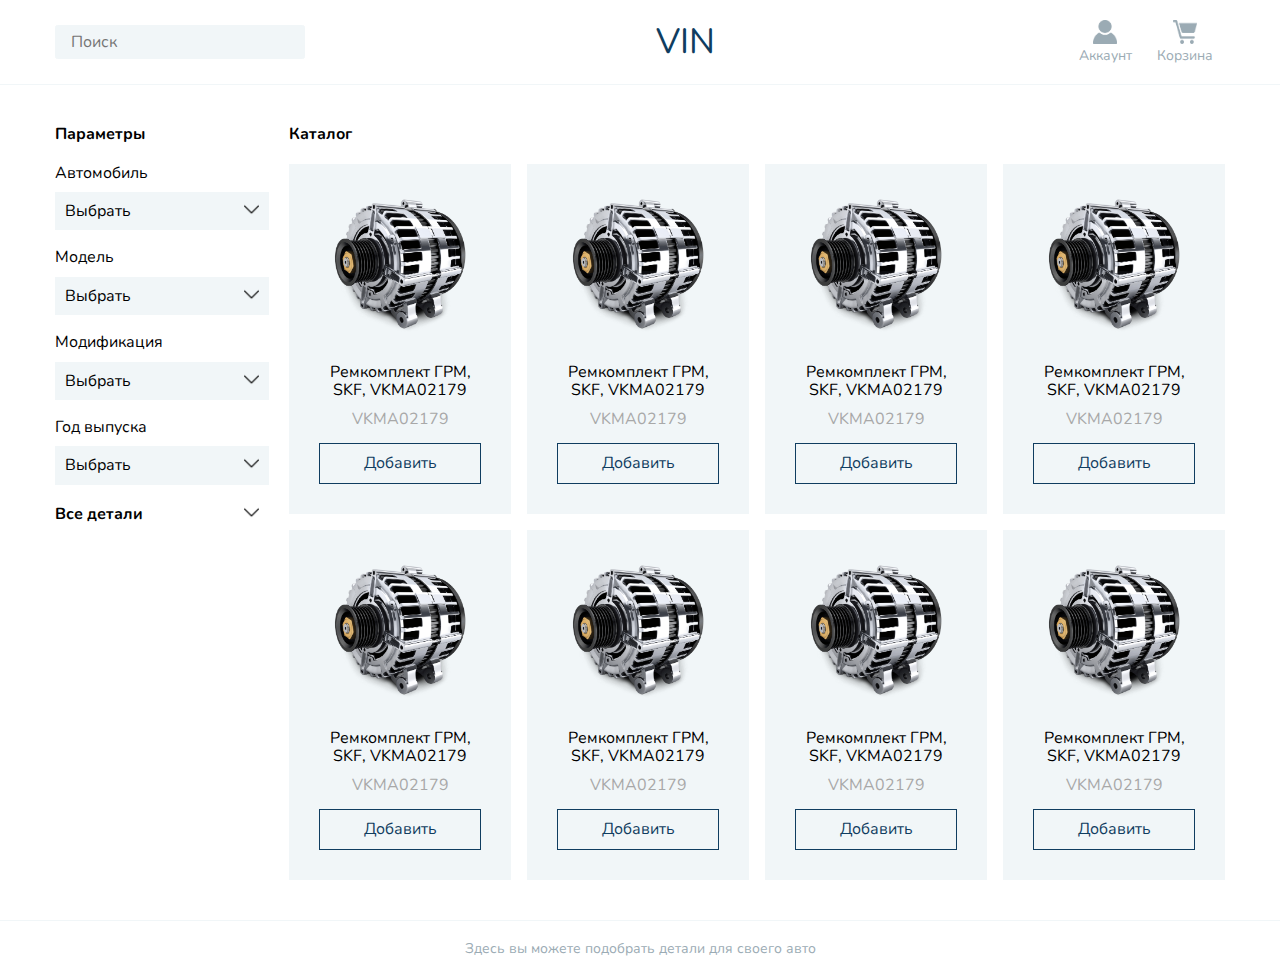
<file: index.html>
<!DOCTYPE html>
<html lang="ru">

<!-- HEAD -->

<head>
    <!-- META -->
    <meta charset="UTF-8">
    <meta name="viewport" content="width=device-width, initial-scale=1">
    <!-- META -->

    <!-- TITLE -->
    <title>VINsearcher</title>
    <!-- TITLE -->

    <!-- STYLES -->
    <link rel="preconnect" href="https://fonts.gstatic.com">
    <link href="https://fonts.googleapis.com/css2?family=Nunito:wght@300;400;700&display=swap" rel="stylesheet">
    <link rel="stylesheet" href="css/main.min.css">
    <!-- STYLES -->
</head>
<!-- HEAD -->

<!-- BODY -->

<body>
    <div class="page">
        <!-- HEADER -->
        <header class="header" id="header">
            <div class="container">
                <div class="header__inner">
                    <input type="text" placeholder="Поиск" class="header__search">
                    <div class="header__wrap">
                        <a class="header__logo" href="#">
                            Vin
                        </a>
                    </div>
                    <nav class="header__functions">
                        <div class="nav__item">
                            <a href="#">
                                <img class="nav__icon" src="img/account.png" alt="">
                                <p class="nav__text">Аккаунт</p>
                            </a>
                        </div>
                        <div class="nav__item">
                            <a href="#">
                                <img class="nav__icon nav__icon_basket" src="img/basket.png" alt="">
                                <p class="nav__text">Корзина</p>
                            </a>
                        </div>
                    </nav>
                </div>
            </div>
        </header>
        <!-- HEADER -->

        <!-- MAIN -->
        <main class="content">


            <div class="settings">
                <div class="container">
                    <div class="settings__inner">
                        <div class="parameters">
                            <h2 class="settings__title title">Параметры</h2>
                            <ul class="cars list">
                                <p class="cars__caption list__caption">Автомобиль</p>
                                <li class="cars__item list__item">
                                    <div class="cars__wrap list__wrap">
                                        <img class="list__arrow list__arrow_cars" src="img/next.png" alt="">
                                        <p class="list__choose_cars list__choose">Выбрать</p>
                                        <a href="#" class="cars__link list__link">
                                            Acura
                                        </a>
                                        <a href="#" class="cars__link list__link">
                                            Audi
                                        </a>
                                        <a href="#" class="cars__link list__link">
                                            Acura
                                        </a>
                                    </div>
                                    <ul class="model list">
                                        <p class="model__caption list__caption">Модель</p>
                                        <li class="model__item list__item">
                                            <div class="model__wrap list__wrap">
                                                <img class="list__arrow list__arrow_model" src="img/next.png" alt="">
                                                <p class="list__choose_model list__choose">Выбрать</p>
                                                <a href="#" class="model__link list__link" id="listLinkModel">
                                                    Hero I
                                                </a>
                                            </div>
                                            <ul class="modif list">
                                                <p class="modif__caption list__caption">Модификация</p>
                                                <li class="modif__item list__item">
                                                    <div class="modif__wrap list__wrap">
                                                        <img class="list__arrow list__arrow_modif" src="img/next.png"
                                                            alt="">
                                                        <p class="list__choose_modif list__choose">Выбрать</p>
                                                        <a class="modif__link list__link">
                                                            ZXS1
                                                        </a>
                                                    </div>
                                                    <ul class="year list">
                                                        <p class="year__caption list__caption">Год выпуска</p>
                                                        <li class="year__item list__item">
                                                            <div class="year__wrap list__wrap">
                                                                <img class="list__arrow list__arrow_year"
                                                                    src="img/next.png" alt="">
                                                                <p class="list__choose_year list__choose">Выбрать</p>
                                                                <a class="year__link list__link">
                                                                    1996
                                                                </a>
                                                            </div>
                                                        </li>
                                                    </ul>
                                                </li>
                                            </ul>
                                        </li>
                                    </ul>
                                </li>
                            </ul>
                            <div class="details">
                                <img class="details__arrow" src="img/next.png" alt="">
                                <h2 class="details__title title">Все детали</h2>
                                <div class="brands">
                                    <div class="brands__group">
                                        <input class="brands__check" type="checkbox" id="rem">
                                        <label for="rem" class="brands__name">Ремкомплект</label>
                                    </div>
                                    <div class="brands__group">
                                        <input class="brands__check" type="checkbox" id="rem">
                                        <label for="rem" class="brands__name">Ремкомплект</label>
                                    </div>
                                    <div class="brands__group">
                                        <input class="brands__check" type="checkbox" id="rem">
                                        <label for="rem" class="brands__name">Ремкомплект</label>
                                    </div>
                                    <div class="brands__group">
                                        <input class="brands__check" type="checkbox" id="rem">
                                        <label for="rem" class="brands__name">Ремкомплект</label>
                                    </div>

                                </div>
                            </div>
                        </div>
                        <div class="products">
                            <h2 class="settings__title title">Каталог</h2>
                            <div class="products__inner">
                                <div class="products__item">
                                    <img class="products__image" src="img/detail.png" alt="">
                                    <div class="products__offer">
                                        <p class="products__name">Ремкомплект ГРМ, SKF, VKMA02179</p>
                                        <p class="products__articul">
                                            VKMA02179
                                        </p>
                                        <button class="btn products__btn">Добавить</button>
                                    </div>
                                </div>
                                <div class="products__item">
                                    <img class="products__image" src="img/detail.png" alt="">
                                    <div class="products__offer">
                                        <p class="products__name">Ремкомплект ГРМ, SKF, VKMA02179</p>
                                        <p class="products__articul">
                                            VKMA02179
                                        </p>
                                        <button class="btn products__btn">Добавить</button>
                                    </div>
                                </div>
                                <div class="products__item">
                                    <img class="products__image" src="img/detail.png" alt="">
                                    <div class="products__offer">
                                        <p class="products__name">Ремкомплект ГРМ, SKF, VKMA02179</p>
                                        <p class="products__articul">
                                            VKMA02179
                                        </p>
                                        <button class="btn products__btn">Добавить</button>
                                    </div>
                                </div>
                                <div class="products__item">
                                    <img class="products__image" src="img/detail.png" alt="">
                                    <div class="products__offer">
                                        <p class="products__name">Ремкомплект ГРМ, SKF, VKMA02179</p>
                                        <p class="products__articul">
                                            VKMA02179
                                        </p>
                                        <button class="btn products__btn">Добавить</button>
                                    </div>
                                </div>
                                <div class="products__item">
                                    <img class="products__image" src="img/detail.png" alt="">
                                    <div class="products__offer">
                                        <p class="products__name">Ремкомплект ГРМ, SKF, VKMA02179</p>
                                        <p class="products__articul">
                                            VKMA02179
                                        </p>
                                        <button class="btn products__btn">Добавить</button>
                                    </div>
                                </div>
                                <div class="products__item">
                                    <img class="products__image" src="img/detail.png" alt="">
                                    <div class="products__offer">
                                        <p class="products__name">Ремкомплект ГРМ, SKF, VKMA02179</p>
                                        <p class="products__articul">
                                            VKMA02179
                                        </p>
                                        <button class="btn products__btn">Добавить</button>
                                    </div>
                                </div>
                                <div class="products__item">
                                    <img class="products__image" src="img/detail.png" alt="">
                                    <div class="products__offer">
                                        <p class="products__name">Ремкомплект ГРМ, SKF, VKMA02179</p>
                                        <p class="products__articul">
                                            VKMA02179
                                        </p>
                                        <button class="btn products__btn">Добавить</button>
                                    </div>
                                </div>
                                <div class="products__item">
                                    <img class="products__image" src="img/detail.png" alt="">
                                    <div class="products__offer">
                                        <p class="products__name">Ремкомплект ГРМ, SKF, VKMA02179</p>
                                        <p class="products__articul">
                                            VKMA02179
                                        </p>
                                        <button class="btn products__btn">Добавить</button>
                                    </div>
                                </div>
                            </div>
                        </div>
                    </div>
                </div>
            </div>
        </main>
        <!-- MAIN -->

        <!-- FOOTER -->
        <footer class="footer">
            <div class="container">
                <div class="footer__iner">
                    <div class="footer__caption">
                        Здесь вы можете подобрать детали для своего авто
                    </div>
                </div><!-- /.footer__iner -->
            </div><!-- /.container -->
        </footer>
        <!-- FOOTER -->

    </div><!-- /.page -->
    <!-- SCRIPTS -->
    <!-- <script src="js/libs.min.js"></script> -->
    <script src="https://cdnjs.cloudflare.com/ajax/libs/jquery/3.5.1/jquery.min.js"
        integrity="sha512-bLT0Qm9VnAYZDflyKcBaQ2gg0hSYNQrJ8RilYldYQ1FxQYoCLtUjuuRuZo+fjqhx/qtq/1itJ0C2ejDxltZVFg=="
        crossorigin="anonymous"></script>
    <script src="js/main.js"></script>
</body>
<!-- BODY -->

</html>
</file>
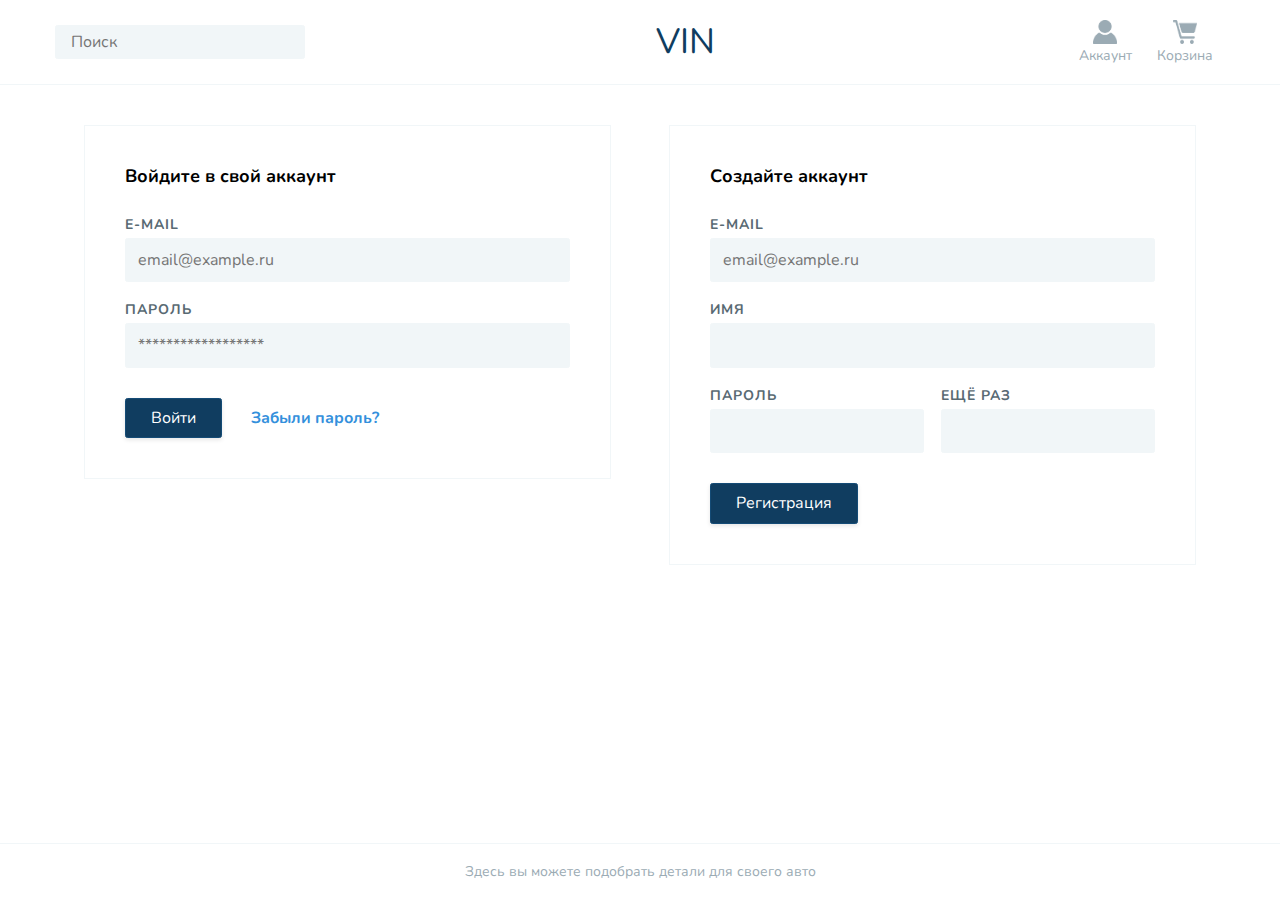
<file: account.html>
<!DOCTYPE html>
<html lang="ru">

<!-- HEAD -->

<head>
	<!-- META -->
	<meta charset="UTF-8">
	<meta name="viewport" content="width=device-width, initial-scale=1">
	<!-- META -->

	<!-- TITLE -->
	<title>VINsearcher</title>
	<!-- TITLE -->

	<!-- STYLES -->
	<link rel="preconnect" href="https://fonts.gstatic.com">
	<link href="https://fonts.googleapis.com/css2?family=Nunito:wght@300;400;700&display=swap" rel="stylesheet">
	<link rel="stylesheet" href="css/main.min.css">
	<!-- STYLES -->
</head>
<!-- HEAD -->

<!-- BODY -->

<body>
	<div class="page">
		<!-- HEADER -->
		<header class="header" id="header">
			<div class="container">
				<div class="header__inner">
					<input type="text" placeholder="Поиск" class="header__search">
					<div class="header__wrap">
						<a class="header__logo" href="#">
							Vin
						</a>
					</div>
					<nav class="header__functions">
						<div class="nav__item">
							<a href="#">
								<img class="nav__icon" src="img/account.png" alt="">
								<p class="nav__text">Аккаунт</p>
							</a>
						</div>
						<div class="nav__item">
							<a href="#">
								<img class="nav__icon nav__icon_basket" src="img/basket.png" alt="">
								<p class="nav__text">Корзина</p>
							</a>
						</div>
					</nav>
				</div>
			</div>
		</header>
		<!-- HEADER -->

		<!-- MAIN -->
		<main class="content">
			<div class="account">
				<div class="container">
					<div class="account__inner">
						<form action="" class="sign">
							<h2 class="sign__title title">Войдите в свой аккаунт</h2>
							<div class="sign__group">
								<label for="1" class="sign__label">E-mail</label>
								<input type="email" id="1" class="sign__field" placeholder="email@example.ru">
							</div>
							<div class="sign__group">
								<label for="2" class="sign__label">Пароль</label>
								<input type="password" id="2" class="sign__field" placeholder="******************">
							</div>
							<button class="btn sign__btn login-btn">Войти</button>
							<button class="btn sign__btn login-btn pass-btn">
								Забыли пароль?
							</button>
						</form>
						<form action="" class="sign">
							<h2 class="sign__title title">Создайте аккаунт</h2>
							<div class="sign__group">
								<label for="3" class="sign__label">E-mail</label>
								<input type="email" id="3" class="sign__field" placeholder="email@example.ru">
							</div>
							<div class="sign__group">
								<label for="5" class="sign__label">Имя</label>
								<input type="name" id="5" class="sign__field" placeholder="">
							</div>
							<div class="sign__group repeat-group">
								<div class="repeat">
									<label for="4" class="sign__label">Пароль</label>
									<input type="password" id="4" class="sign__field" placeholder="">
								</div>
								<div class="repeat">
									<label for="6" class="sign__label">Ещё раз</label>
									<input type="password" id="6" class="sign__field" placeholder="">
								</div>

							</div>
							<button class="btn sign__btn login-btn">Регистрация</button>
						</form>
					</div>
				</div>
			</div>
		</main>
		<!-- MAIN -->

		<!-- FOOTER -->
		<footer class="footer">
			<div class="container">
				<div class="footer__iner">
					<div class="footer__caption">
						Здесь вы можете подобрать детали для своего авто
					</div>
				</div><!-- /.footer__iner -->
			</div><!-- /.container -->
		</footer>
		<!-- FOOTER -->

	</div><!-- /.page -->
	<!-- SCRIPTS -->
	<!-- <script src="js/libs.min.js"></script> -->
	<script src="https://cdnjs.cloudflare.com/ajax/libs/jquery/3.5.1/jquery.min.js"
		integrity="sha512-bLT0Qm9VnAYZDflyKcBaQ2gg0hSYNQrJ8RilYldYQ1FxQYoCLtUjuuRuZo+fjqhx/qtq/1itJ0C2ejDxltZVFg=="
		crossorigin="anonymous"></script>
	<script src="js/main.js"></script>
</body>
<!-- BODY -->

</html>
</file>
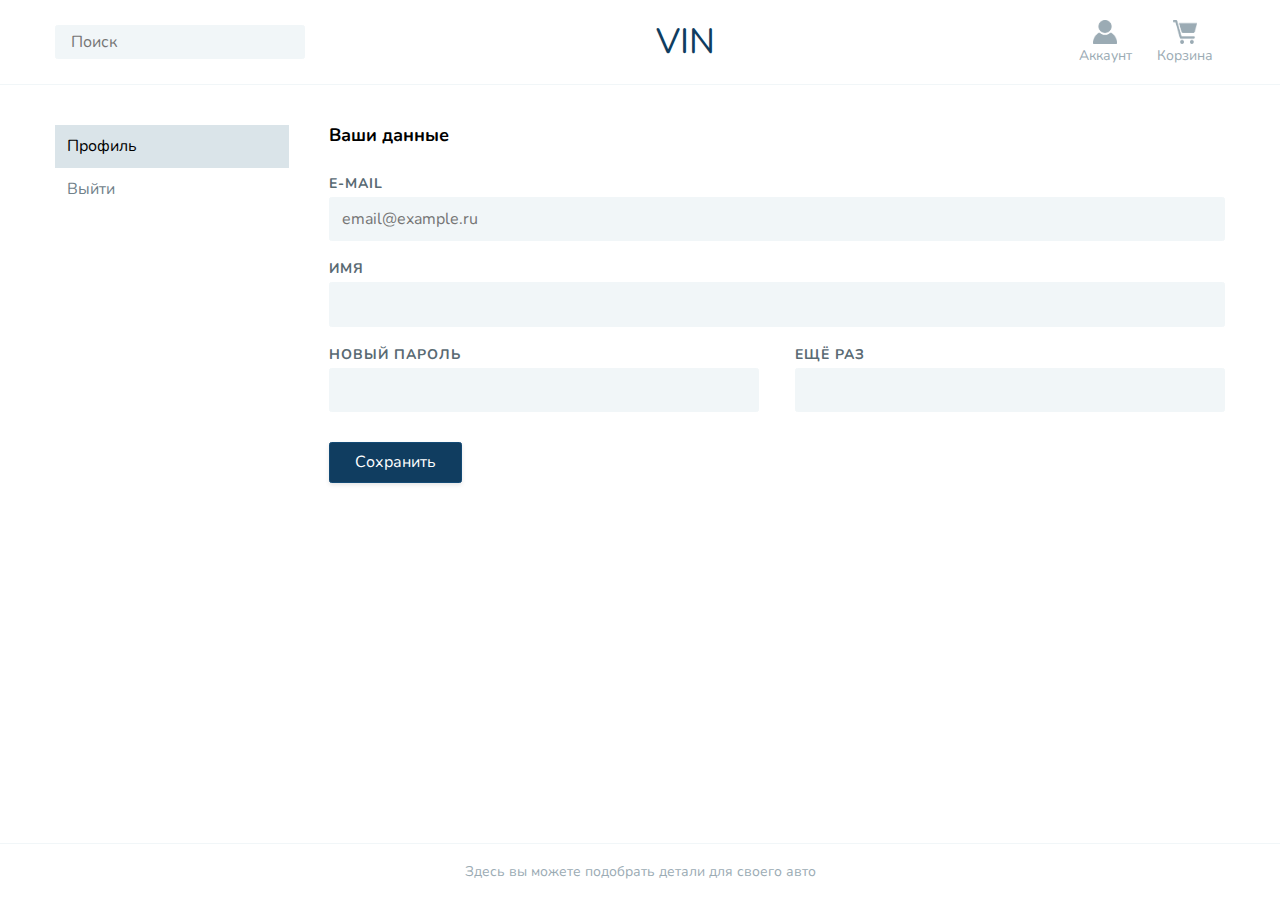
<file: account2.html>
<!DOCTYPE html>
<html lang="ru">

<!-- HEAD -->

<head>
	<!-- META -->
	<meta charset="UTF-8">
	<meta name="viewport" content="width=device-width, initial-scale=1">
	<!-- META -->

	<!-- TITLE -->
	<title>VINsearcher</title>
	<!-- TITLE -->

	<!-- STYLES -->
	<link rel="preconnect" href="https://fonts.gstatic.com">
	<link href="https://fonts.googleapis.com/css2?family=Nunito:wght@300;400;700&display=swap" rel="stylesheet">
	<link rel="stylesheet" href="css/main.min.css">
	<!-- STYLES -->
</head>
<!-- HEAD -->

<!-- BODY -->

<body>
	<div class="page">
		<!-- HEADER -->
		<header class="header" id="header">
			<div class="container">
				<div class="header__inner">
					<input type="text" placeholder="Поиск" class="header__search">
					<div class="header__wrap">
						<a class="header__logo" href="#">
							Vin
						</a>
					</div>
					<nav class="header__functions">
						<div class="nav__item">
							<a href="#">
								<img class="nav__icon" src="img/account.png" alt="">
								<p class="nav__text">Аккаунт</p>
							</a>
						</div>
						<div class="nav__item">
							<a href="#">
								<img class="nav__icon nav__icon_basket" src="img/basket.png" alt="">
								<p class="nav__text">Корзина</p>
							</a>
						</div>
					</nav>
				</div>
			</div>
		</header>
		<!-- HEADER -->

		<!-- MAIN -->
		<main class="content">
			<div class="account">
				<div class="container">
					<div class="account__inner">
						<div class="account__tabs">
							<div class="account__tab account__tab_active">
								Профиль
							</div>
							<a href="#">
								<div class="account__tab logout">
									Выйти
								</div>
							</a>
						</div>
						<form action="" class="sign account__sign">
							<h2 class="sign__title title">Ваши данные</h2>
							<div class="sign__group">
								<label for="3" class="sign__label">E-mail</label>
								<input type="email" id="3" class="sign__field" placeholder="email@example.ru">
							</div>
							<div class="sign__group">
								<label for="5" class="sign__label">Имя</label>
								<input type="name" id="5" class="sign__field" placeholder="">
							</div>
							<div class="sign__group repeat-group">
								<div class="repeat">
									<label for="4" class="sign__label">Новый пароль</label>
									<input type="password" id="4" class="sign__field" placeholder="">
								</div>
								<div class="repeat">
									<label for="6" class="sign__label">Ещё раз</label>
									<input type="password" id="6" class="sign__field" placeholder="">
								</div>

							</div>
							<button class="btn sign__btn login-btn">Сохранить</button>
						</form>
					</div>
				</div>
			</div>
		</main>
		<!-- MAIN -->

		<!-- FOOTER -->
		<footer class="footer">
			<div class="container">
				<div class="footer__iner">
					<div class="footer__caption">
						Здесь вы можете подобрать детали для своего авто
					</div>
				</div><!-- /.footer__iner -->
			</div><!-- /.container -->
		</footer>
		<!-- FOOTER -->

	</div><!-- /.page -->
	<!-- SCRIPTS -->
	<!-- <script src="js/libs.min.js"></script> -->
	<script src="https://cdnjs.cloudflare.com/ajax/libs/jquery/3.5.1/jquery.min.js"
		integrity="sha512-bLT0Qm9VnAYZDflyKcBaQ2gg0hSYNQrJ8RilYldYQ1FxQYoCLtUjuuRuZo+fjqhx/qtq/1itJ0C2ejDxltZVFg=="
		crossorigin="anonymous"></script>
	<script src="js/main.js"></script>
</body>
<!-- BODY -->

</html>
</file>
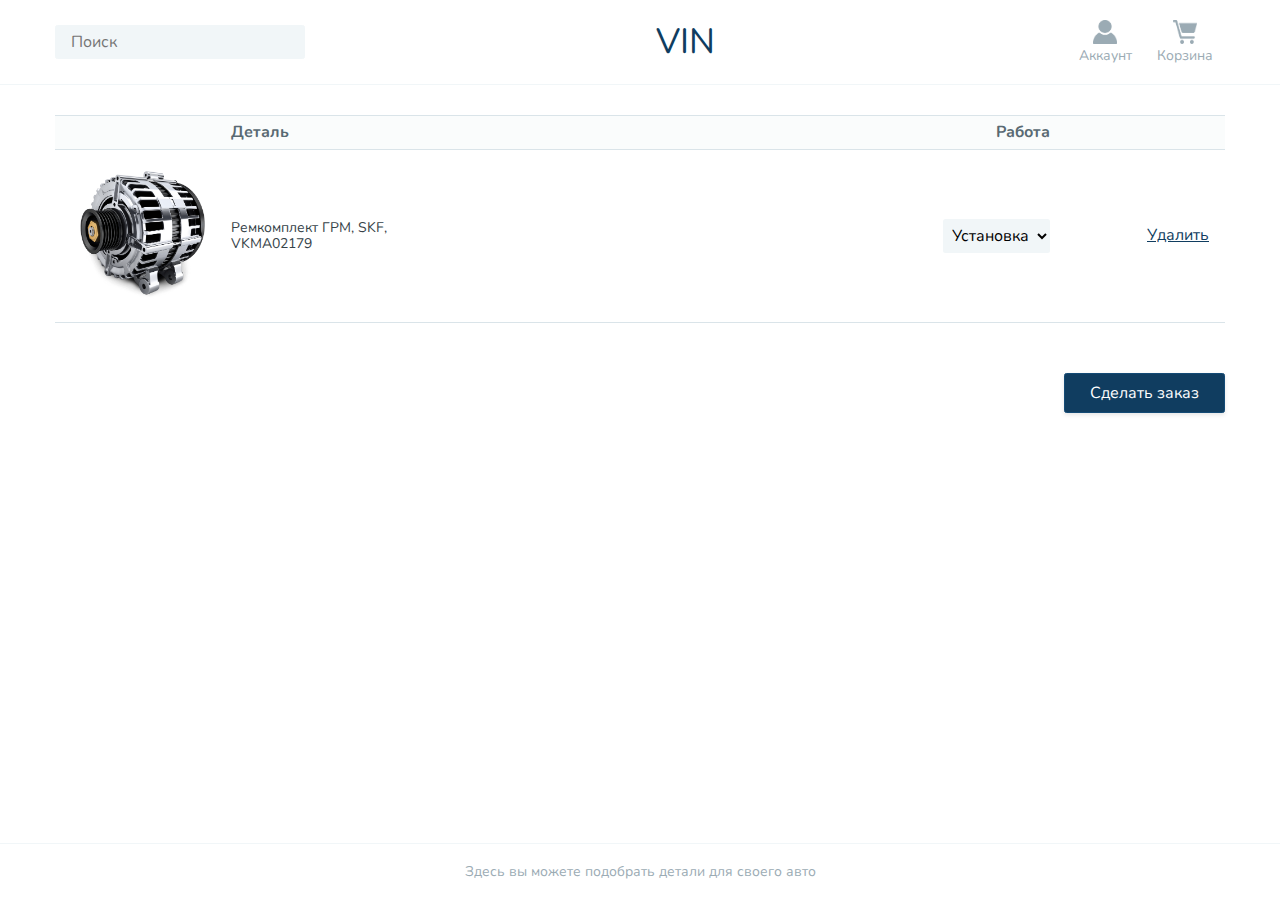
<file: basket.html>
<!DOCTYPE html>
<html lang="ru">

<!-- HEAD -->

<head>
	<!-- META -->
	<meta charset="UTF-8">
	<meta name="viewport" content="width=device-width, initial-scale=1">
	<!-- META -->

	<!-- TITLE -->
	<title>VINsearcher</title>
	<!-- TITLE -->

	<!-- STYLES -->
	<link rel="preconnect" href="https://fonts.gstatic.com">
	<link href="https://fonts.googleapis.com/css2?family=Nunito:wght@300;400;700&display=swap" rel="stylesheet">
	<link rel="stylesheet" href="css/main.min.css">
	<!-- STYLES -->
</head>
<!-- HEAD -->

<!-- BODY -->

<body>
	<div class="page">
		<!-- HEADER -->
		<header class="header" id="header">
			<div class="container">
				<div class="header__inner">
					<input type="text" placeholder="Поиск" class="header__search">
					<div class="header__wrap">
						<a class="header__logo" href="#">
							Vin
						</a>
					</div>
					<nav class="header__functions">
						<div class="nav__item">
							<a href="#">
								<img class="nav__icon" src="img/account.png" alt="">
								<p class="nav__text">Аккаунт</p>
							</a>
						</div>
						<div class="nav__item">
							<a href="#">
								<img class="nav__icon nav__icon_basket" src="img/basket.png" alt="">
								<p class="nav__text">Корзина</p>
							</a>
						</div>
					</nav>
				</div>
			</div>
		</header>
		<!-- HEADER -->

		<!-- MAIN -->
		<main class="content">
			<div class="backet">
				<div class="container">
					<div class="basket__inner">
						<table class="table">
							<thead class="thead">
								<tr>
									<th class="th td td__image">
									</th>
									<th class="th td td__detail">Деталь</th>
									<th class="th td td__work">Работа</th>
									<th class="th td td__delete"></th>
								</tr>
							</thead>
							<tbody>
								<tr class="tr-body">
									<td class="td td__image">
										<img src="img/detail.png" alt="" class="table__image">
									</td>
									<td class="td__detail td td__detail_main">
										<div class="table__wrap">
											Ремкомплект ГРМ, SKF, VKMA02179
										</div>
									</td>
									<td class="td td__work">
										<select class="work-list" id="">
											<option value="">Установка</option>
										</select>
									</td>
									<td class="td td__delete">
										<button class="table__btn">
											Удалить
										</button>
									</td>
								</tr>
							</tbody>
						</table>
						<div class="table__function">
							<button class="btn sign__btn login-btn save">Сделать заказ</button>
						</div>
					</div>
				</div>
			</div>
		</main>
		<!-- MAIN -->

		<!-- FOOTER -->
		<footer class="footer">
			<div class="container">
				<div class="footer__iner">
					<div class="footer__caption">
						Здесь вы можете подобрать детали для своего авто
					</div>
				</div><!-- /.footer__iner -->
			</div><!-- /.container -->
		</footer>
		<!-- FOOTER -->

	</div><!-- /.page -->
	<!-- SCRIPTS -->
	<!-- <script src="js/libs.min.js"></script> -->
	<script src="https://cdnjs.cloudflare.com/ajax/libs/jquery/3.5.1/jquery.min.js"
		integrity="sha512-bLT0Qm9VnAYZDflyKcBaQ2gg0hSYNQrJ8RilYldYQ1FxQYoCLtUjuuRuZo+fjqhx/qtq/1itJ0C2ejDxltZVFg=="
		crossorigin="anonymous"></script>
	<script src="js/main.js"></script>
</body>
<!-- BODY -->

</html>
</file>
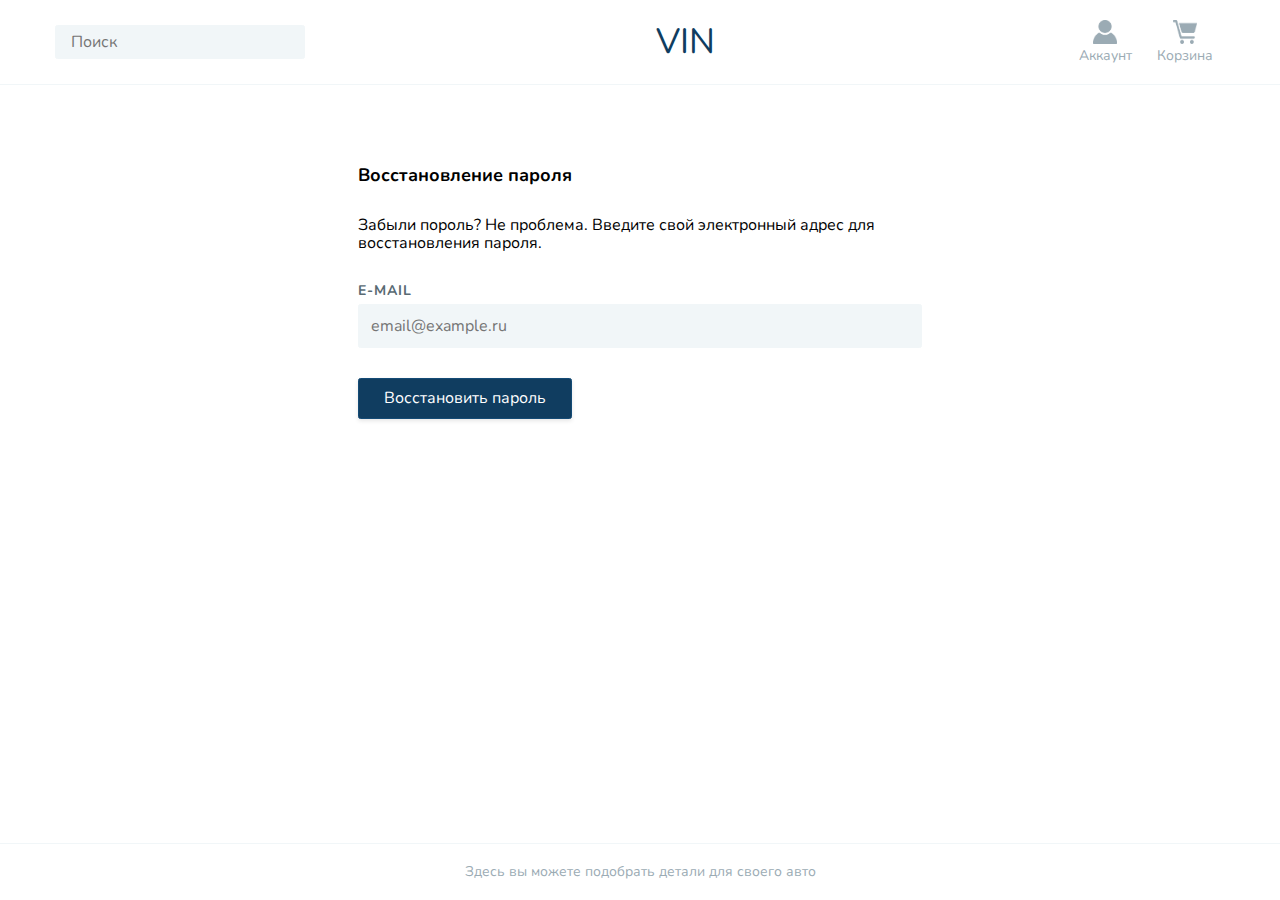
<file: password.html>
<!DOCTYPE html>
<html lang="ru">

<!-- HEAD -->

<head>
	<!-- META -->
	<meta charset="UTF-8">
	<meta name="viewport" content="width=device-width, initial-scale=1">
	<!-- META -->

	<!-- TITLE -->
	<title>VINsearcher</title>
	<!-- TITLE -->

	<!-- STYLES -->
	<link rel="preconnect" href="https://fonts.gstatic.com">
	<link href="https://fonts.googleapis.com/css2?family=Nunito:wght@300;400;700&display=swap" rel="stylesheet">
	<link rel="stylesheet" href="css/main.min.css">
	<!-- STYLES -->
</head>
<!-- HEAD -->

<!-- BODY -->

<body>
	<div class="page">
		<!-- HEADER -->
		<header class="header" id="header">
			<div class="container">
				<div class="header__inner">
					<input type="text" placeholder="Поиск" class="header__search">
					<div class="header__wrap">
						<a class="header__logo" href="#">
							Vin
						</a>
					</div>
					<nav class="header__functions">
						<div class="nav__item">
							<a href="#">
								<img class="nav__icon" src="img/account.png" alt="">
								<p class="nav__text">Аккаунт</p>
							</a>
						</div>
						<div class="nav__item">
							<a href="#">
								<img class="nav__icon nav__icon_basket" src="img/basket.png" alt="">
								<p class="nav__text">Корзина</p>
							</a>
						</div>
					</nav>
				</div>
			</div>
		</header>
		<!-- HEADER -->

		<!-- MAIN -->
		<main class="content">
			<div class="account">
				<div class="container">
					<div class="account__inner">
						<form action="" class="sign form-pass">
							<h2 class="sign__title title">Восстановление пароля</h2>
							<p class="sign__caption pass-caption">Забыли пороль? Не проблема. Введите свой электронный
								адрес для
								восстановления пароля.</p>
							<div class="sign__group">
								<label for="1" class="sign__label">E-mail</label>
								<input type="email" id="1" class="sign__field" placeholder="email@example.ru">
							</div>
							<button class="btn sign__btn login-btn">Восстановить пароль</button>
						</form>

					</div>
				</div>
			</div>
		</main>
		<!-- MAIN -->

		<!-- FOOTER -->
		<footer class="footer">
			<div class="container">
				<div class="footer__iner">
					<div class="footer__caption">
						Здесь вы можете подобрать детали для своего авто
					</div>
				</div><!-- /.footer__iner -->
			</div><!-- /.container -->
		</footer>
		<!-- FOOTER -->

	</div><!-- /.page -->
	<!-- SCRIPTS -->
	<!-- <script src="js/libs.min.js"></script> -->
	<script src="https://cdnjs.cloudflare.com/ajax/libs/jquery/3.5.1/jquery.min.js"
		integrity="sha512-bLT0Qm9VnAYZDflyKcBaQ2gg0hSYNQrJ8RilYldYQ1FxQYoCLtUjuuRuZo+fjqhx/qtq/1itJ0C2ejDxltZVFg=="
		crossorigin="anonymous"></script>
	<script src="js/main.js"></script>
</body>
<!-- BODY -->

</html>
</file>
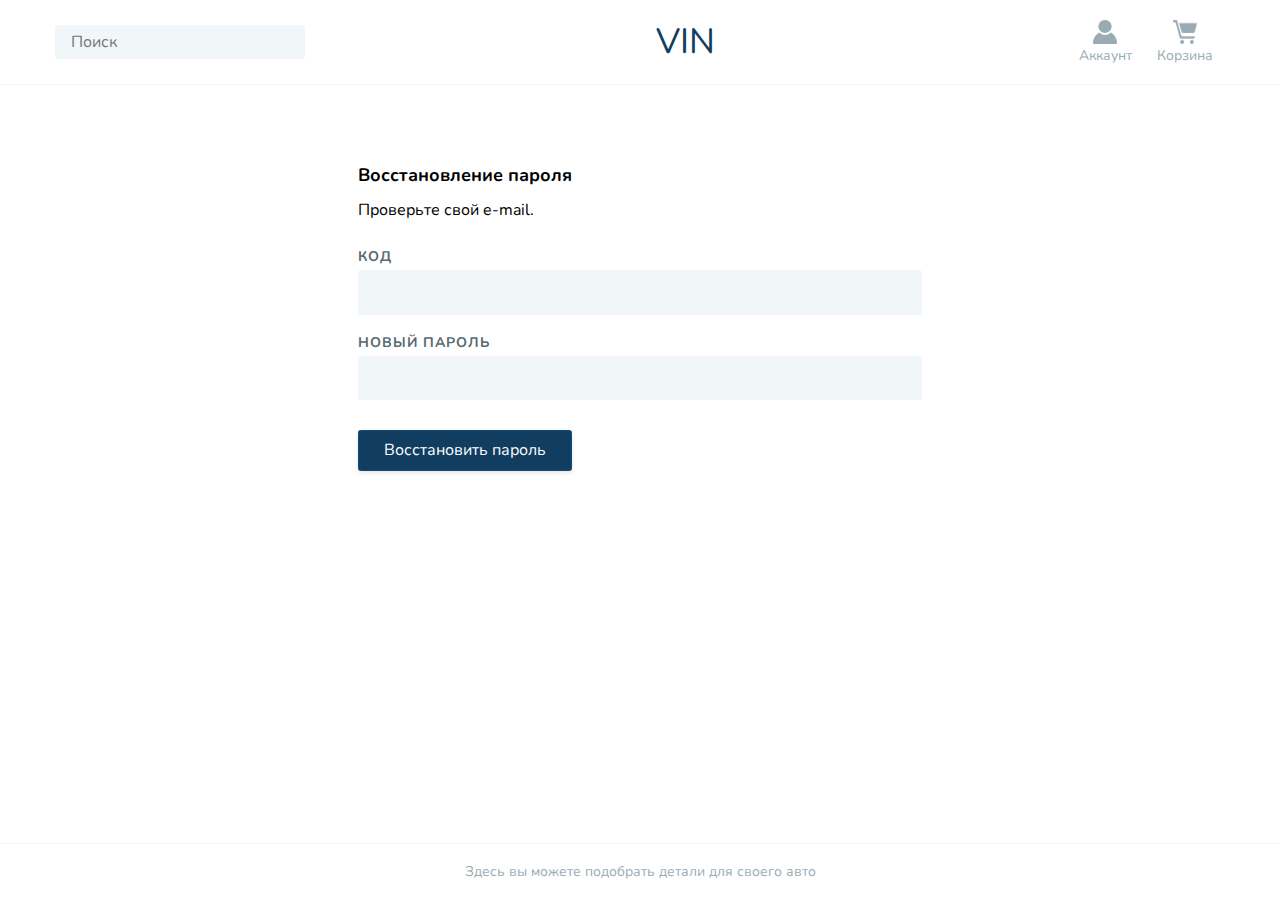
<file: reset.html>
<!DOCTYPE html>
<html lang="ru">

<!-- HEAD -->

<head>
	<!-- META -->
	<meta charset="UTF-8">
	<meta name="viewport" content="width=device-width, initial-scale=1">
	<!-- META -->

	<!-- TITLE -->
	<title>VINsearcher</title>
	<!-- TITLE -->

	<!-- STYLES -->
	<link rel="preconnect" href="https://fonts.gstatic.com">
	<link href="https://fonts.googleapis.com/css2?family=Nunito:wght@300;400;700&display=swap" rel="stylesheet">
	<link rel="stylesheet" href="css/main.min.css">
	<!-- STYLES -->
</head>
<!-- HEAD -->

<!-- BODY -->

<body>
	<div class="page">
		<!-- HEADER -->
		<header class="header" id="header">
			<div class="container">
				<div class="header__inner">
					<input type="text" placeholder="Поиск" class="header__search">
					<div class="header__wrap">
						<a class="header__logo" href="#">
							Vin
						</a>
					</div>
					<nav class="header__functions">
						<div class="nav__item">
							<a href="#">
								<img class="nav__icon" src="img/account.png" alt="">
								<p class="nav__text">Аккаунт</p>
							</a>
						</div>
						<div class="nav__item">
							<a href="#">
								<img class="nav__icon nav__icon_basket" src="img/basket.png" alt="">
								<p class="nav__text">Корзина</p>
							</a>
						</div>
					</nav>
				</div>
			</div>
		</header>
		<!-- HEADER -->

		<!-- MAIN -->
		<main class="content">
			<div class="account">
				<div class="container">
					<div class="account__inner">
						<form action="" class="sign form-pass">
							<h2 class="sign__title title reset-title">Восстановление пароля</h2>
							<p class="sign__caption pass-caption">Проверьте свой e-mail.</p>
							<div class="sign__group">
								<label for="1" class="sign__label">Код</label>
								<input type="text" id="1" class="sign__field" placeholder="">
							</div>
							<div class="sign__group">
								<label for="7" class="sign__label">Новый пароль</label>
								<input type="text" id="77" class="sign__field" placeholder="">
							</div>
							<button class="btn sign__btn login-btn">Восстановить пароль</button>
						</form>

					</div>
				</div>
			</div>
		</main>
		<!-- MAIN -->

		<!-- FOOTER -->
		<footer class="footer">
			<div class="container">
				<div class="footer__iner">
					<div class="footer__caption">
						Здесь вы можете подобрать детали для своего авто
					</div>
				</div><!-- /.footer__iner -->
			</div><!-- /.container -->
		</footer>
		<!-- FOOTER -->

	</div><!-- /.page -->
	<!-- SCRIPTS -->
	<!-- <script src="js/libs.min.js"></script> -->
	<script src="https://cdnjs.cloudflare.com/ajax/libs/jquery/3.5.1/jquery.min.js"
		integrity="sha512-bLT0Qm9VnAYZDflyKcBaQ2gg0hSYNQrJ8RilYldYQ1FxQYoCLtUjuuRuZo+fjqhx/qtq/1itJ0C2ejDxltZVFg=="
		crossorigin="anonymous"></script>
	<script src="js/main.js"></script>
</body>
<!-- BODY -->

</html>
</file>
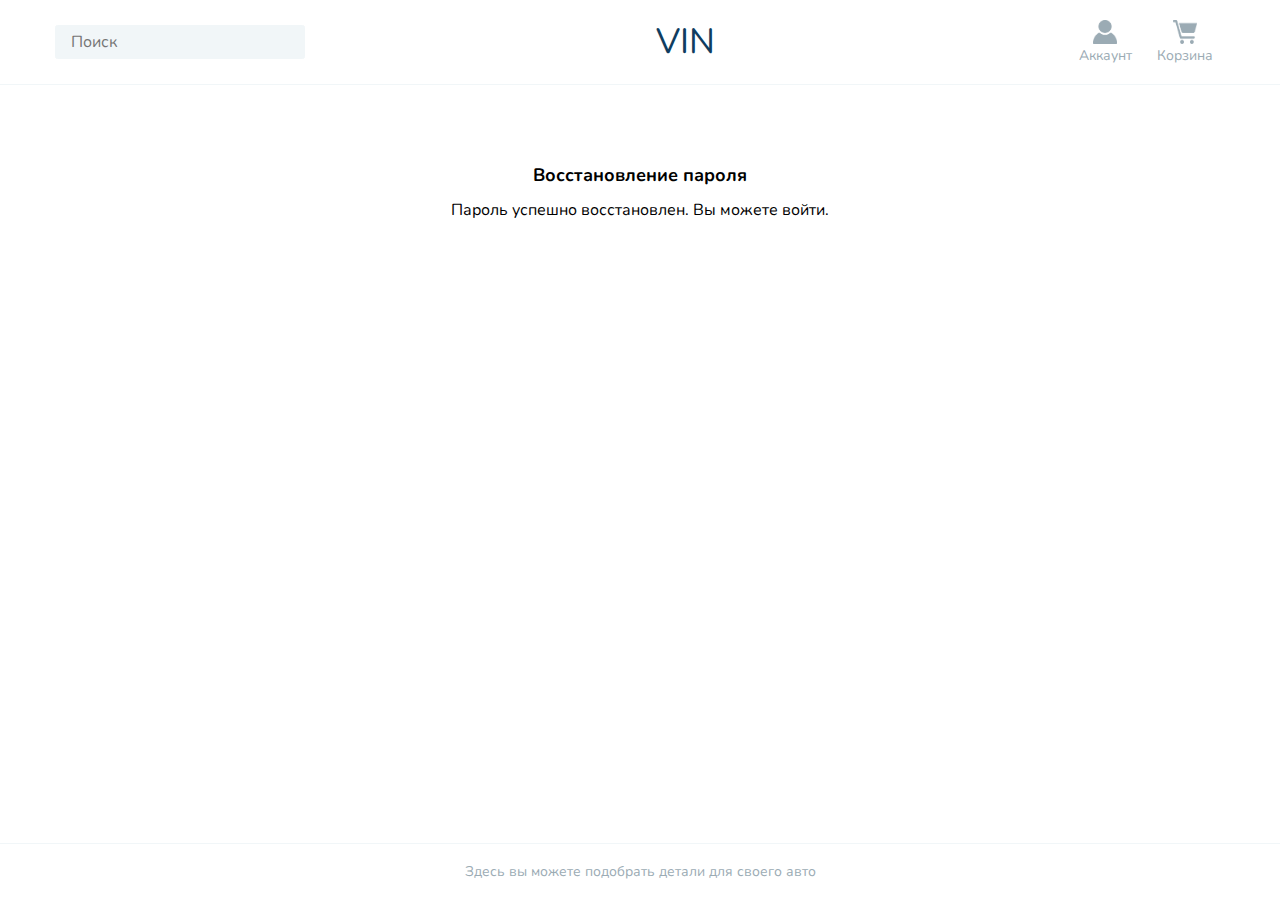
<file: success.html>
<!DOCTYPE html>
<html lang="ru">

<!-- HEAD -->

<head>
	<!-- META -->
	<meta charset="UTF-8">
	<meta name="viewport" content="width=device-width, initial-scale=1">
	<!-- META -->

	<!-- TITLE -->
	<title>VINsearcher</title>
	<!-- TITLE -->

	<!-- STYLES -->
	<link rel="preconnect" href="https://fonts.gstatic.com">
	<link href="https://fonts.googleapis.com/css2?family=Nunito:wght@300;400;700&display=swap" rel="stylesheet">
	<link rel="stylesheet" href="css/main.min.css">
	<!-- STYLES -->
</head>
<!-- HEAD -->

<!-- BODY -->

<body>
	<div class="page">
		<!-- HEADER -->
		<header class="header" id="header">
			<div class="container">
				<div class="header__inner">
					<input type="text" placeholder="Поиск" class="header__search">
					<div class="header__wrap">
						<a class="header__logo" href="#">
							Vin
						</a>
					</div>
					<nav class="header__functions">
						<div class="nav__item">
							<a href="#">
								<img class="nav__icon" src="img/account.png" alt="">
								<p class="nav__text">Аккаунт</p>
							</a>
						</div>
						<div class="nav__item">
							<a href="#">
								<img class="nav__icon nav__icon_basket" src="img/basket.png" alt="">
								<p class="nav__text">Корзина</p>
							</a>
						</div>
					</nav>
				</div>
			</div>
		</header>
		<!-- HEADER -->

		<!-- MAIN -->
		<main class="content">
			<div class="account">
				<div class="container">
					<div class="account__inner">
						<form action="" class="sign form-pass success-from">
							<h2 class="sign__title title reset-title">Восстановление пароля</h2>
							<p class="sign__caption pass-caption">Пароль успешно восстановлен. Вы можете войти.</p>
						</form>
					</div>
				</div>
			</div>
		</main>
		<!-- MAIN -->

		<!-- FOOTER -->
		<footer class="footer">
			<div class="container">
				<div class="footer__iner">
					<div class="footer__caption">
						Здесь вы можете подобрать детали для своего авто
					</div>
				</div><!-- /.footer__iner -->
			</div><!-- /.container -->
		</footer>
		<!-- FOOTER -->

	</div><!-- /.page -->
	<!-- SCRIPTS -->
	<!-- <script src="js/libs.min.js"></script> -->
	<script src="https://cdnjs.cloudflare.com/ajax/libs/jquery/3.5.1/jquery.min.js"
		integrity="sha512-bLT0Qm9VnAYZDflyKcBaQ2gg0hSYNQrJ8RilYldYQ1FxQYoCLtUjuuRuZo+fjqhx/qtq/1itJ0C2ejDxltZVFg=="
		crossorigin="anonymous"></script>
	<script src="js/main.js"></script>
</body>
<!-- BODY -->

</html>
</file>
<file: css/main.min.css>
/*! normalize.css v8.0.1 | MIT License | github.com/necolas/normalize.css */html{line-height:1.15;-webkit-text-size-adjust:100%}body{margin:0}main{display:block}h1{font-size:2em;margin:0.67em 0}hr{box-sizing:content-box;height:0;overflow:visible}pre{font-family:monospace, monospace;font-size:1em}a{background-color:transparent}abbr[title]{border-bottom:none;text-decoration:underline;text-decoration:underline dotted}b,strong{font-weight:bolder}code,kbd,samp{font-family:monospace, monospace;font-size:1em}small{font-size:80%}sub,sup{font-size:75%;line-height:0;position:relative;vertical-align:baseline}sub{bottom:-0.25em}sup{top:-0.5em}img{border-style:none}button,input,optgroup,select,textarea{font-family:inherit;font-size:100%;line-height:1.15;margin:0}button,input{overflow:visible}button,select{text-transform:none}button,[type="button"],[type="reset"],[type="submit"]{-webkit-appearance:button}button::-moz-focus-inner,[type="button"]::-moz-focus-inner,[type="reset"]::-moz-focus-inner,[type="submit"]::-moz-focus-inner{border-style:none;padding:0}button:-moz-focusring,[type="button"]:-moz-focusring,[type="reset"]:-moz-focusring,[type="submit"]:-moz-focusring{outline:1px dotted ButtonText}fieldset{padding:0.35em 0.75em 0.625em}legend{box-sizing:border-box;color:inherit;display:table;max-width:100%;padding:0;white-space:normal}progress{vertical-align:baseline}textarea{overflow:auto}[type="checkbox"],[type="radio"]{box-sizing:border-box;padding:0}[type="number"]::-webkit-inner-spin-button,[type="number"]::-webkit-outer-spin-button{height:auto}[type="search"]{-webkit-appearance:textfield;outline-offset:-2px}[type="search"]::-webkit-search-decoration{-webkit-appearance:none}::-webkit-file-upload-button{-webkit-appearance:button;font:inherit}details{display:block}summary{display:list-item}template{display:none}[hidden]{display:none}html{font-size:10px;height:100%}body{font-family:'Nunito', sans-serif;background-color:#fff;font-weight:400;height:100%;min-width:100%;font-size:1.6rem}a{text-decoration:none;color:#000}.page{display:flex;flex-direction:column}main{flex:1}.container{width:100%;max-width:1200px;margin:0 auto;padding-left:15px;padding-right:15px}@media screen and (max-width: 1200px){.container .container{max-width:970px}}@media screen and (max-width: 992px){.container .container{max-width:750px}}@media screen and (max-width: 767px){.container .container{max-width:none}}button{border:0;cursor:pointer}button:focus{outline:0}p{margin:0;padding:0}*{box-sizing:border-box}*::after{box-sizing:border-box}*::before{box-sizing:border-box}.page{overflow:hidden;min-height:100vh}.content{width:100%}body.lock{overflow:hidden}.title{margin-top:20px;margin-bottom:20px}input{font-size:1.2rem;font-family:'Nunito';color:#A8A8A8}li{list-style:none}ul{margin:0;padding:0}header{padding-top:20px;padding-bottom:20px;width:100%}header{border-bottom:1px solid #f1f6f8}.header__inner{display:flex;align-items:center;justify-content:space-between}@media screen and (max-width: 480px){.header__inner{flex-direction:column}}.header__logo{text-align:center;text-transform:uppercase;font-size:35px;font-weight:400;color:#103d60}@media screen and (max-width: 600px){.header__logo{display:none}}.header__functions{display:flex;align-items:center}@media screen and (max-width: 480px){.header__functions{order:1;margin-bottom:2rem}}.nav__icon{width:24px}.nav__icon_basket{height:24px}.nav__item{font-size:1.4rem;text-align:center;width:80px}.nav__text{color:#9BABB4}.header__search{border:0;background-color:#f1f6f8;width:250px;font-size:1.6rem;padding:.7rem 1.5rem;border-radius:.25rem;border:1px solid #f1f6f8}@media screen and (max-width: 480px){.header__search{order:2;width:100%}}.btn{background-color:transparent;text-align:center;padding:1rem 2.5rem;color:#103d60;font-size:1.6rem;border:1px solid #103d60;transition:all .3s ease}.btn:hover{background-color:#103d60;color:#fff}.title{font-size:1.6rem}.footer{margin-top:40px;border-top:1px solid #f1f6f8;text-align:center}.footer__iner{padding-top:20px;padding-bottom:20px}.footer__caption{width:100%;text-align:center;font-size:1.4rem;color:#9BABB4}.scroll-wrapper{overflow:hidden !important;padding:0 !important;position:relative}.scroll-wrapper>.scroll-content{border:none !important;box-sizing:content-box !important;height:auto;left:0;margin:0;max-height:none;max-width:none !important;overflow:scroll !important;padding:0;position:relative !important;top:0;width:auto !important}.scroll-wrapper>.scroll-content::-webkit-scrollbar{height:0;width:0}.scroll-wrapper.scroll--rtl{direction:rtl}.scroll-element{box-sizing:content-box;display:none}.scroll-element div{box-sizing:content-box}.scroll-element .scroll-bar,.scroll-element .scroll-arrow{cursor:default}.scroll-element.scroll-x.scroll-scrollx_visible,.scroll-element.scroll-y.scroll-scrolly_visible{display:block}.scroll-textarea{border:1px solid #cccccc;border-top-color:#999999}.scroll-textarea>.scroll-content{overflow:hidden !important}.scroll-textarea>.scroll-content>textarea{border:none !important;box-sizing:border-box;height:100% !important;margin:0;max-height:none !important;max-width:none !important;overflow:scroll !important;outline:none;padding:2px;position:relative !important;top:0;width:100% !important}.scroll-textarea>.scroll-content>textarea::-webkit-scrollbar{height:0;width:0}.scrollbar-inner>.scroll-element,.scrollbar-inner>.scroll-element div{border:none;margin:0;padding:0;position:absolute;z-index:10}.scrollbar-inner>.scroll-element div{display:block;height:100%;left:0;top:0;width:100%}.scrollbar-inner>.scroll-element.scroll-x{bottom:2px;height:8px;left:0;width:100%}.scrollbar-inner>.scroll-element.scroll-y{height:100%;right:2px;top:0;width:8px}.scrollbar-inner>.scroll-element .scroll-element_outer{overflow:hidden}.scrollbar-inner>.scroll-element .scroll-element_outer,.scrollbar-inner>.scroll-element .scroll-element_track,.scrollbar-inner>.scroll-element .scroll-bar{-webkit-border-radius:8px;-moz-border-radius:8px;border-radius:8px}.scrollbar-inner>.scroll-element .scroll-element_track,.scrollbar-inner>.scroll-element .scroll-bar{-ms-filter:"progid:DXImageTransform.Microsoft.Alpha(Opacity=40)";filter:alpha(opacity=40);opacity:0.4}.scrollbar-inner>.scroll-element .scroll-element_track{background-color:#e0e0e0}.scrollbar-inner>.scroll-element .scroll-bar{background-color:#c2c2c2}.scrollbar-inner>.scroll-element:hover .scroll-bar{background-color:#919191}.scrollbar-inner>.scroll-element.scroll-draggable .scroll-bar{background-color:#919191}.scrollbar-inner>.scroll-element.scroll-x.scroll-scrolly_visible .scroll-element_track{left:-12px}.scrollbar-inner>.scroll-element.scroll-y.scroll-scrollx_visible .scroll-element_track{top:-12px}.scrollbar-inner>.scroll-element.scroll-x.scroll-scrolly_visible .scroll-element_size{left:-12px}.scrollbar-inner>.scroll-element.scroll-y.scroll-scrollx_visible .scroll-element_size{top:-12px}.scrollbar-outer>.scroll-element,.scrollbar-outer>.scroll-element div{border:none;margin:0;padding:0;position:absolute;z-index:10}.scrollbar-outer>.scroll-element{background-color:#ffffff}.scrollbar-outer>.scroll-element div{display:block;height:100%;left:0;top:0;width:100%}.scrollbar-outer>.scroll-element.scroll-x{bottom:0;height:12px;left:0;width:100%}.scrollbar-outer>.scroll-element.scroll-y{height:100%;right:0;top:0;width:12px}.scrollbar-outer>.scroll-element.scroll-x .scroll-element_outer{height:8px;top:2px}.scrollbar-outer>.scroll-element.scroll-y .scroll-element_outer{left:2px;width:8px}.scrollbar-outer>.scroll-element .scroll-element_outer{overflow:hidden}.scrollbar-outer>.scroll-element .scroll-element_track{background-color:#eeeeee}.scrollbar-outer>.scroll-element .scroll-element_outer,.scrollbar-outer>.scroll-element .scroll-element_track,.scrollbar-outer>.scroll-element .scroll-bar{-webkit-border-radius:8px;-moz-border-radius:8px;border-radius:8px}.scrollbar-outer>.scroll-element .scroll-bar{background-color:#d9d9d9}.scrollbar-outer>.scroll-element .scroll-bar:hover{background-color:#c2c2c2}.scrollbar-outer>.scroll-element.scroll-draggable .scroll-bar{background-color:#919191}.scrollbar-outer>.scroll-content.scroll-scrolly_visible{left:-12px;margin-left:12px}.scrollbar-outer>.scroll-content.scroll-scrollx_visible{top:-12px;margin-top:12px}.scrollbar-outer>.scroll-element.scroll-x .scroll-bar{min-width:10px}.scrollbar-outer>.scroll-element.scroll-y .scroll-bar{min-height:10px}.scrollbar-outer>.scroll-element.scroll-x.scroll-scrolly_visible .scroll-element_track{left:-14px}.scrollbar-outer>.scroll-element.scroll-y.scroll-scrollx_visible .scroll-element_track{top:-14px}.scrollbar-outer>.scroll-element.scroll-x.scroll-scrolly_visible .scroll-element_size{left:-14px}.scrollbar-outer>.scroll-element.scroll-y.scroll-scrollx_visible .scroll-element_size{top:-14px}.scrollbar-macosx>.scroll-element,.scrollbar-macosx>.scroll-element div{background:none;border:none;margin:0;padding:0;position:absolute;z-index:10}.scrollbar-macosx>.scroll-element div{display:block;height:100%;left:0;top:0;width:100%}.scrollbar-macosx>.scroll-element .scroll-element_track{display:none}.scrollbar-macosx>.scroll-element .scroll-bar{background-color:#6C6E71;display:block;-ms-filter:"progid:DXImageTransform.Microsoft.Alpha(Opacity=0)";filter:alpha(opacity=0);opacity:0;-webkit-border-radius:7px;-moz-border-radius:7px;border-radius:7px;-webkit-transition:opacity 0.2s linear;-moz-transition:opacity 0.2s linear;-o-transition:opacity 0.2s linear;-ms-transition:opacity 0.2s linear;transition:opacity 0.2s linear}.scrollbar-macosx:hover>.scroll-element .scroll-bar,.scrollbar-macosx>.scroll-element.scroll-draggable .scroll-bar{-ms-filter:"progid:DXImageTransform.Microsoft.Alpha(Opacity=70)";filter:alpha(opacity=70);opacity:0.7}.scrollbar-macosx>.scroll-element.scroll-x{bottom:0px;height:0px;left:0;min-width:100%;overflow:visible;width:100%}.scrollbar-macosx>.scroll-element.scroll-y{height:100%;min-height:100%;right:0px;top:0;width:0px}.scrollbar-macosx>.scroll-element.scroll-x .scroll-bar{height:7px;min-width:10px;top:-9px}.scrollbar-macosx>.scroll-element.scroll-y .scroll-bar{left:-9px;min-height:10px;width:7px}.scrollbar-macosx>.scroll-element.scroll-x .scroll-element_outer{left:2px}.scrollbar-macosx>.scroll-element.scroll-x .scroll-element_size{left:-4px}.scrollbar-macosx>.scroll-element.scroll-y .scroll-element_outer{top:2px}.scrollbar-macosx>.scroll-element.scroll-y .scroll-element_size{top:-4px}.scrollbar-macosx>.scroll-element.scroll-x.scroll-scrolly_visible .scroll-element_size{left:-11px}.scrollbar-macosx>.scroll-element.scroll-y.scroll-scrollx_visible .scroll-element_size{top:-11px}.scrollbar-light>.scroll-element,.scrollbar-light>.scroll-element div{border:none;margin:0;overflow:hidden;padding:0;position:absolute;z-index:10}.scrollbar-light>.scroll-element{background-color:#ffffff}.scrollbar-light>.scroll-element div{display:block;height:100%;left:0;top:0;width:100%}.scrollbar-light>.scroll-element .scroll-element_outer{-webkit-border-radius:10px;-moz-border-radius:10px;border-radius:10px}.scrollbar-light>.scroll-element .scroll-element_size{background:#dbdbdb;background:url("[data-uri]");background:-moz-linear-gradient(left, #dbdbdb 0%, #e8e8e8 100%);background:-webkit-gradient(linear, left top, right top, color-stop(0%, #dbdbdb), color-stop(100%, #e8e8e8));background:-webkit-linear-gradient(left, #dbdbdb 0%, #e8e8e8 100%);background:-o-linear-gradient(left, #dbdbdb 0%, #e8e8e8 100%);background:-ms-linear-gradient(left, #dbdbdb 0%, #e8e8e8 100%);background:linear-gradient(to right, #dbdbdb 0%, #e8e8e8 100%);-webkit-border-radius:10px;-moz-border-radius:10px;border-radius:10px}.scrollbar-light>.scroll-element.scroll-x{bottom:0;height:17px;left:0;min-width:100%;width:100%}.scrollbar-light>.scroll-element.scroll-y{height:100%;min-height:100%;right:0;top:0;width:17px}.scrollbar-light>.scroll-element .scroll-bar{background:#fefefe;background:url("[data-uri]");background:-moz-linear-gradient(left, #fefefe 0%, #f5f5f5 100%);background:-webkit-gradient(linear, left top, right top, color-stop(0%, #fefefe), color-stop(100%, #f5f5f5));background:-webkit-linear-gradient(left, #fefefe 0%, #f5f5f5 100%);background:-o-linear-gradient(left, #fefefe 0%, #f5f5f5 100%);background:-ms-linear-gradient(left, #fefefe 0%, #f5f5f5 100%);background:linear-gradient(to right, #fefefe 0%, #f5f5f5 100%);border:1px solid #dbdbdb;-webkit-border-radius:10px;-moz-border-radius:10px;border-radius:10px}.scrollbar-light>.scroll-content.scroll-scrolly_visible{left:-17px;margin-left:17px}.scrollbar-light>.scroll-content.scroll-scrollx_visible{top:-17px;margin-top:17px}.scrollbar-light>.scroll-element.scroll-x .scroll-bar{height:10px;min-width:10px;top:0px}.scrollbar-light>.scroll-element.scroll-y .scroll-bar{left:0px;min-height:10px;width:10px}.scrollbar-light>.scroll-element.scroll-x .scroll-element_outer{height:12px;left:2px;top:2px}.scrollbar-light>.scroll-element.scroll-x .scroll-element_size{left:-4px}.scrollbar-light>.scroll-element.scroll-y .scroll-element_outer{left:2px;top:2px;width:12px}.scrollbar-light>.scroll-element.scroll-y .scroll-element_size{top:-4px}.scrollbar-light>.scroll-element.scroll-x.scroll-scrolly_visible .scroll-element_size{left:-19px}.scrollbar-light>.scroll-element.scroll-y.scroll-scrollx_visible .scroll-element_size{top:-19px}.scrollbar-light>.scroll-element.scroll-x.scroll-scrolly_visible .scroll-element_track{left:-19px}.scrollbar-light>.scroll-element.scroll-y.scroll-scrollx_visible .scroll-element_track{top:-19px}.scrollbar-rail>.scroll-element,.scrollbar-rail>.scroll-element div{border:none;margin:0;overflow:hidden;padding:0;position:absolute;z-index:10}.scrollbar-rail>.scroll-element{background-color:#ffffff}.scrollbar-rail>.scroll-element div{display:block;height:100%;left:0;top:0;width:100%}.scrollbar-rail>.scroll-element .scroll-element_size{background-color:#999;background-color:rgba(0,0,0,0.3)}.scrollbar-rail>.scroll-element .scroll-element_outer:hover .scroll-element_size{background-color:#666;background-color:rgba(0,0,0,0.5)}.scrollbar-rail>.scroll-element.scroll-x{bottom:0;height:12px;left:0;min-width:100%;padding:3px 0 2px;width:100%}.scrollbar-rail>.scroll-element.scroll-y{height:100%;min-height:100%;padding:0 2px 0 3px;right:0;top:0;width:12px}.scrollbar-rail>.scroll-element .scroll-bar{background-color:#d0b9a0;-webkit-border-radius:2px;-moz-border-radius:2px;border-radius:2px;box-shadow:1px 1px 3px rgba(0,0,0,0.5)}.scrollbar-rail>.scroll-element .scroll-element_outer:hover .scroll-bar{box-shadow:1px 1px 3px rgba(0,0,0,0.6)}.scrollbar-rail>.scroll-content.scroll-scrolly_visible{left:-17px;margin-left:17px}.scrollbar-rail>.scroll-content.scroll-scrollx_visible{margin-top:17px;top:-17px}.scrollbar-rail>.scroll-element.scroll-x .scroll-bar{height:10px;min-width:10px;top:1px}.scrollbar-rail>.scroll-element.scroll-y .scroll-bar{left:1px;min-height:10px;width:10px}.scrollbar-rail>.scroll-element.scroll-x .scroll-element_outer{height:15px;left:5px}.scrollbar-rail>.scroll-element.scroll-x .scroll-element_size{height:2px;left:-10px;top:5px}.scrollbar-rail>.scroll-element.scroll-y .scroll-element_outer{top:5px;width:15px}.scrollbar-rail>.scroll-element.scroll-y .scroll-element_size{left:5px;top:-10px;width:2px}.scrollbar-rail>.scroll-element.scroll-x.scroll-scrolly_visible .scroll-element_size{left:-25px}.scrollbar-rail>.scroll-element.scroll-y.scroll-scrollx_visible .scroll-element_size{top:-25px}.scrollbar-rail>.scroll-element.scroll-x.scroll-scrolly_visible .scroll-element_track{left:-25px}.scrollbar-rail>.scroll-element.scroll-y.scroll-scrollx_visible .scroll-element_track{top:-25px}.scrollbar-dynamic>.scroll-element,.scrollbar-dynamic>.scroll-element div{background:none;border:none;margin:0;padding:0;position:absolute;z-index:10}.scrollbar-dynamic>.scroll-element div{display:block;height:100%;left:0;top:0;width:100%}.scrollbar-dynamic>.scroll-element.scroll-x{bottom:2px;height:7px;left:0;min-width:100%;width:100%}.scrollbar-dynamic>.scroll-element.scroll-y{height:100%;min-height:100%;right:2px;top:0;width:7px}.scrollbar-dynamic>.scroll-element .scroll-element_outer{opacity:0.3;-webkit-border-radius:12px;-moz-border-radius:12px;border-radius:12px}.scrollbar-dynamic>.scroll-element .scroll-element_size{background-color:#cccccc;opacity:0;-webkit-border-radius:12px;-moz-border-radius:12px;border-radius:12px;-webkit-transition:opacity 0.2s;-moz-transition:opacity 0.2s;-o-transition:opacity 0.2s;-ms-transition:opacity 0.2s;transition:opacity 0.2s}.scrollbar-dynamic>.scroll-element .scroll-bar{background-color:#6c6e71;-webkit-border-radius:7px;-moz-border-radius:7px;border-radius:7px}.scrollbar-dynamic>.scroll-element.scroll-x .scroll-bar{bottom:0;height:7px;min-width:24px;top:auto}.scrollbar-dynamic>.scroll-element.scroll-y .scroll-bar{left:auto;min-height:24px;right:0;width:7px}.scrollbar-dynamic>.scroll-element.scroll-x .scroll-element_outer{bottom:0;top:auto;left:2px;-webkit-transition:height 0.2s;-moz-transition:height 0.2s;-o-transition:height 0.2s;-ms-transition:height 0.2s;transition:height 0.2s}.scrollbar-dynamic>.scroll-element.scroll-y .scroll-element_outer{left:auto;right:0;top:2px;-webkit-transition:width 0.2s;-moz-transition:width 0.2s;-o-transition:width 0.2s;-ms-transition:width 0.2s;transition:width 0.2s}.scrollbar-dynamic>.scroll-element.scroll-x .scroll-element_size{left:-4px}.scrollbar-dynamic>.scroll-element.scroll-y .scroll-element_size{top:-4px}.scrollbar-dynamic>.scroll-element.scroll-x.scroll-scrolly_visible .scroll-element_size{left:-11px}.scrollbar-dynamic>.scroll-element.scroll-y.scroll-scrollx_visible .scroll-element_size{top:-11px}.scrollbar-dynamic>.scroll-element:hover .scroll-element_outer,.scrollbar-dynamic>.scroll-element.scroll-draggable .scroll-element_outer{overflow:hidden;-ms-filter:"progid:DXImageTransform.Microsoft.Alpha(Opacity=70)";filter:alpha(opacity=70);opacity:0.7}.scrollbar-dynamic>.scroll-element:hover .scroll-element_outer .scroll-element_size,.scrollbar-dynamic>.scroll-element.scroll-draggable .scroll-element_outer .scroll-element_size{opacity:1}.scrollbar-dynamic>.scroll-element:hover .scroll-element_outer .scroll-bar,.scrollbar-dynamic>.scroll-element.scroll-draggable .scroll-element_outer .scroll-bar{height:100%;width:100%;-webkit-border-radius:12px;-moz-border-radius:12px;border-radius:12px}.scrollbar-dynamic>.scroll-element.scroll-x:hover .scroll-element_outer,.scrollbar-dynamic>.scroll-element.scroll-x.scroll-draggable .scroll-element_outer{height:20px;min-height:7px}.scrollbar-dynamic>.scroll-element.scroll-y:hover .scroll-element_outer,.scrollbar-dynamic>.scroll-element.scroll-y.scroll-draggable .scroll-element_outer{min-width:7px;width:20px}.scrollbar-chrome>.scroll-element,.scrollbar-chrome>.scroll-element div{border:none;margin:0;overflow:hidden;padding:0;position:absolute;z-index:10}.scrollbar-chrome>.scroll-element{background-color:#ffffff}.scrollbar-chrome>.scroll-element div{display:block;height:100%;left:0;top:0;width:100%}.scrollbar-chrome>.scroll-element .scroll-element_track{background:#f1f1f1;border:1px solid #dbdbdb}.scrollbar-chrome>.scroll-element.scroll-x{bottom:0;height:16px;left:0;min-width:100%;width:100%}.scrollbar-chrome>.scroll-element.scroll-y{height:100%;min-height:100%;right:0;top:0;width:16px}.scrollbar-chrome>.scroll-element .scroll-bar{background-color:#d9d9d9;border:1px solid #bdbdbd;cursor:default;-webkit-border-radius:2px;-moz-border-radius:2px;border-radius:2px}.scrollbar-chrome>.scroll-element .scroll-bar:hover{background-color:#c2c2c2;border-color:#a9a9a9}.scrollbar-chrome>.scroll-element.scroll-draggable .scroll-bar{background-color:#919191;border-color:#7e7e7e}.scrollbar-chrome>.scroll-content.scroll-scrolly_visible{left:-16px;margin-left:16px}.scrollbar-chrome>.scroll-content.scroll-scrollx_visible{top:-16px;margin-top:16px}.scrollbar-chrome>.scroll-element.scroll-x .scroll-bar{height:8px;min-width:10px;top:3px}.scrollbar-chrome>.scroll-element.scroll-y .scroll-bar{left:3px;min-height:10px;width:8px}.scrollbar-chrome>.scroll-element.scroll-x .scroll-element_outer{border-left:1px solid #dbdbdb}.scrollbar-chrome>.scroll-element.scroll-x .scroll-element_track{height:14px;left:-3px}.scrollbar-chrome>.scroll-element.scroll-x .scroll-element_size{height:14px;left:-4px}.scrollbar-chrome>.scroll-element.scroll-y .scroll-element_outer{border-top:1px solid #dbdbdb}.scrollbar-chrome>.scroll-element.scroll-y .scroll-element_track{top:-3px;width:14px}.scrollbar-chrome>.scroll-element.scroll-y .scroll-element_size{top:-4px;width:14px}.scrollbar-chrome>.scroll-element.scroll-x.scroll-scrolly_visible .scroll-element_size{left:-19px}.scrollbar-chrome>.scroll-element.scroll-y.scroll-scrollx_visible .scroll-element_size{top:-19px}.scrollbar-chrome>.scroll-element.scroll-x.scroll-scrolly_visible .scroll-element_track{left:-19px}.scrollbar-chrome>.scroll-element.scroll-y.scroll-scrollx_visible .scroll-element_track{top:-19px}.header_panel{background-color:#2e7287;color:#fff;margin-bottom:20px}.sign__content_panel a{color:#fff}.panel-icon{margin-right:18px;width:25px}.title_panel{font-size:1.6rem}.calendar{width:22px;cursor:pointer;margin-right:18px}.date{font-size:1.4rem;color:#000}.control__date{display:flex;align-items:center;cursor:pointer}@media screen and (max-width: 730px){.control__date{margin-bottom:20px}}.control-orders__row{color:#000;background-color:#f1f6f8}.control-orders__email{color:#A8A8A8;margin-left:18px}@media screen and (max-width: 280px){.control-orders__email{margin-left:0;margin-top:5px}}.checkbox{cursor:pointer}.control-orders__row{margin-top:20px}.control-orders__row:first-of-type{margin-top:0}.control__block{width:40%}@media screen and (max-width: 730px){.control__block{width:100%}}.control-orders{height:420px;overflow-y:auto;width:100%;margin-top:20px}@media screen and (max-width: 920px){.control-orders{margin-top:28px}}@media screen and (max-width: 730px){.control-orders{margin-top:0}}@media screen and (max-width: 420px){.control-orders__main_sub{display:block}}@media screen and (max-width: 280px){.control-orders__main{display:block}}.control-panel__inner{display:flex;justify-content:space-between}@media screen and (max-width: 730px){.control-panel__inner{display:block;padding-bottom:40px}}.scrollbar-macosx>.scroll-element .scroll-bar{background-color:#2e7287;display:block}.scroll-wrapper{overflow:visible !important;padding:0 !important;padding-right:15px !important}.title_margin{margin-top:5px}@media screen and (max-width: 730px){.title_margin{margin-top:20px}}.control__block_sub{width:55%}@media screen and (max-width: 730px){.control__block_sub{width:100%}}.control-orders__works{margin-left:18px;color:#A8A8A8}@media screen and (max-width: 420px){.control-orders__works{margin-left:0;margin-top:5px}}.control-orders__row_sub{background-color:#F4EAFF}@media screen and (max-width: 420px){.control-orders__row_sub{height:60px}}.control-orders__info-icon{width:22px}.control-orders__number{margin-right:18px}@media screen and (max-width: 320px){.control-orders__number{display:none}}.products{width:80%}@media screen and (max-width: 960px){.products{width:100%}}.settings__inner{display:flex;align-items:flex-start}@media screen and (max-width: 960px){.settings__inner{display:block}}.products__item{background-color:#f1f6f8;padding:30px;width:100%;height:350px;text-align:center;display:flex;flex-direction:column;justify-content:space-between}.products__image{width:150px;margin:0 auto}.products__btn{width:100%;margin-top:15px}.products__name{margin-bottom:10px}.products__articul{color:#A8A8A8}.settings__title{margin-top:0}.products__inner{display:grid;grid-gap:16px;grid-template-columns:repeat(auto-fill, minmax(200px, 1fr))}.settings{margin-top:40px}.details__arrow{width:15px;transform:rotate(90deg);position:absolute;right:10px;cursor:pointer;transition:all 0.2s linear}.details{margin-top:20px;width:100%;position:relative}.details__title{margin-top:0;cursor:pointer}.brands__group{margin-bottom:10px;cursor:pointer}.brands__check{margin-right:5px;width:20px;cursor:pointer}.brands__name{cursor:pointer}.brands{display:none}.details__arrow.active{transform:rotate(-90deg)}.parameters{background-color:#fff;padding:20px;width:20%;padding-left:0;padding-top:0}.list__wrap{background-color:#f1f6f8;padding:10px;display:block;margin-top:10px;margin-bottom:18px;width:100%;position:relative}.list{width:100%}.list__link{display:block;margin-top:5px;margin-bottom:5px;cursor:pointer}.list__arrow{width:15px;transform:rotate(90deg);position:absolute;right:10px;top:10px;cursor:pointer;transition:all 0.2s linear}.list__arrow_cars.active{transform:rotate(-90deg)}.list__arrow_model.active{transform:rotate(-90deg)}.list__arrow_modif.active{transform:rotate(-90deg)}.list__arrow_year.active{transform:rotate(-90deg)}.list__link{display:none}.list__link:hover{font-weight:700}.list__link:first-of-type{margin-top:10px}.list__wrap{display:flex;flex-direction:column}.list__choose{cursor:pointer}.sign{border:1px solid #f1f6f8;padding:4rem;width:45%}@media screen and (max-width: 1000px){.sign{width:100%;margin-bottom:2rem}.sign:last-of-type{margin-bottom:0}}@media screen and (max-width: 360px){.sign{padding:2rem}}.sign__title{margin-top:0;font-size:1.8rem;margin-bottom:30px}@media screen and (max-width: 490px){.sign__title{text-align:center}}.sign__label{text-transform:uppercase;font-weight:700;font-size:1.4rem;display:block;color:#596a73;margin-bottom:0.5rem;letter-spacing:0.1rem}.sign__field{width:100%;background-color:#f1f6f8;border:0;font-size:1.6rem;padding:1.2rem 1.2rem;border-radius:.25rem;color:#9BABB4;border:1px solid #f1f6f8;margin-bottom:2rem}.sign__btn{background-color:#103d60;border-color:#144b76;color:#fff;box-shadow:0 2px 4px 0 rgba(0,0,0,0.1);padding:1rem 2.5rem;border-radius:.25rem}.login-btn{margin-top:10px}@media screen and (max-width: 460px){.login-btn{width:100%}}.pass-btn{background-color:#fff;box-shadow:none;border:0;color:#3490dc;font-weight:700}.pass-btn:hover{background-color:#fff;box-shadow:none;border:0;color:#103d60}.account{padding-top:4rem}.account__inner{display:flex;align-items:flex-start;justify-content:space-around}@media screen and (max-width: 1000px){.account__inner{display:block}}.repeat{width:48%}@media screen and (max-width: 460px){.repeat{width:100%}}.repeat-group{display:flex;justify-content:space-between}@media screen and (max-width: 460px){.repeat-group{display:block}}.form-pass{border:0;width:55%}@media screen and (max-width: 1000px){.form-pass{margin:0 auto;width:80%}}@media screen and (max-width: 690px){.form-pass{width:100%}}@media screen and (max-width: 490px){.form-pass{padding:0}}.pass-caption{margin-bottom:30px}.reset-title{margin-bottom:15px}.success-from{text-align:center}.account__tabs{width:20%}@media screen and (max-width: 1000px){.account__tabs{width:100%;text-align:center;margin-bottom:2rem}}.account__tab_active{background-color:#dae4e9}.account__tab{padding:1.2rem 1.2rem;cursor:pointer}.logout{color:#70818a;transition:all .1s linear}.logout:hover{background-color:#f6fbfd}.account__sign{width:80%;border:0;padding-top:0;padding-right:0;padding-bottom:0}@media screen and (max-width: 1000px){.account__sign{width:100%;padding-left:0}}.table{max-width:100%;border-collapse:collapse;margin-top:3rem}.td{padding:1.6rem}.thead{background-color:#fafcfc;border-top:1px solid #dae4e9;border-bottom:1px solid #dae4e9;color:#596a73}.th{padding:0.7rem}.td__image{width:15%}@media screen and (max-width: 710px){.td__image{display:none}}.td__detail{width:50%;text-align:left;padding-left:0}@media screen and (max-width: 710px){.td__detail{width:65%}}@media screen and (max-width: 460px){.td__detail{width:100%}}.td__work{width:20%;text-align:right;padding-right:0;padding-left:0}@media screen and (max-width: 900px){.td__work{text-align:left}}@media screen and (max-width: 710px){.td__work{width:35%}}@media screen and (max-width: 460px){.td__work{width:1%}}.td__delete{width:15%;text-align:right}@media screen and (max-width: 460px){.td__delete{width:1%}}.table__image{max-width:100%}.table__wrap{width:200px}.td__detail_main{font-size:1.4rem;color:#364349;padding-left:0}.work-list{padding:5px;background-color:#f1f6f8;cursor:pointer;border-radius:0.25rem;border:0}.table__btn{padding:0;background-color:transparent;text-decoration:underline;color:#103d60}.tr-body{border-bottom:1px solid #dae4e9}@media screen and (max-width: 460px){.tr-body{display:flex;flex-direction:column;width:100%}}.save{text-align:right}@media screen and (max-width: 460px){.save{text-align:center}}.table__function{width:100%;text-align:right}.save{margin-top:5rem}@media screen and (max-width: 960px){.parameters{width:100%;padding-right:0}}
</file>
